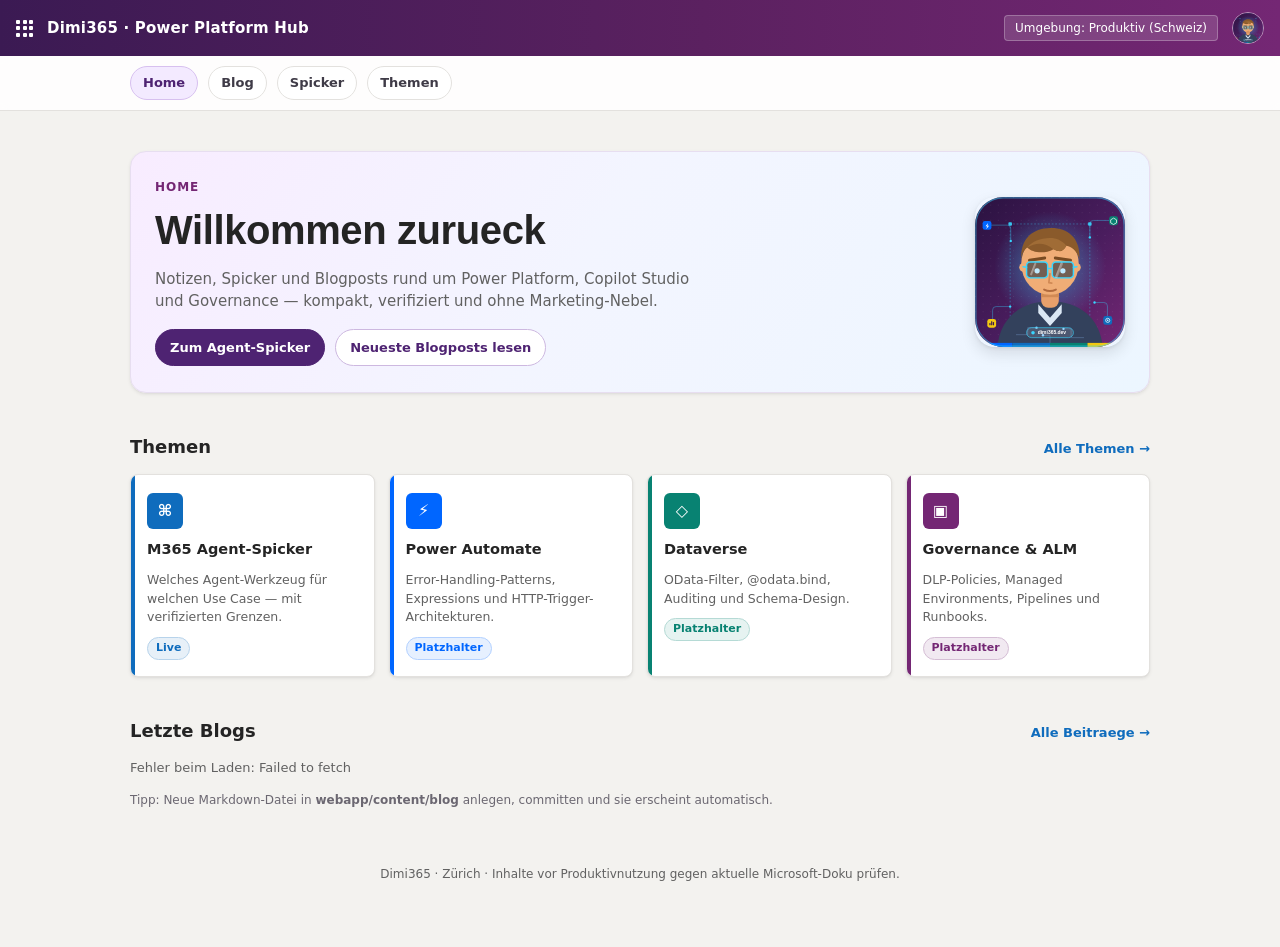
<file: webapp/index.html>
<!DOCTYPE html>
<html lang="de">
<head>
<meta charset="UTF-8">
<meta name="viewport" content="width=device-width, initial-scale=1.0">
<title>Dimi365 · Home</title>
<link rel="icon" type="image/svg+xml" href="assets/img/avatar-digital.svg">
<style>
  :root{
    --bg:#f3f2ef;
    --surface:#ffffff;
    --ink:#242424;
    --ink-soft:#616161;
    --stroke:#e3e1de;
    --brand:#742774;
    --brand-deep:#3b1a53;
    --automate:#0066ff;
    --pages:#5c2e91;
    --bi:#f2c811;
    --copilot:#0f6cbd;
    --dataverse:#088272;
    --radius:8px;
    --shadow:0 1.6px 3.6px rgba(0,0,0,.08),0 0.3px 0.9px rgba(0,0,0,.06);
    --shadow-hover:0 6.4px 14.4px rgba(0,0,0,.11),0 1.2px 3.6px rgba(0,0,0,.08);
    --hero-wash:linear-gradient(125deg,#f8ecff 0%,#f3f5ff 44%,#ecf6ff 100%);
  }
  *{margin:0;padding:0;box-sizing:border-box}
  body{
    font-family:"Segoe UI Variable Text","Segoe UI",system-ui,-apple-system,sans-serif;
    background:var(--bg);color:var(--ink);line-height:1.5;
  }
  a{color:inherit;text-decoration:none}

  .topbar{
    background:linear-gradient(90deg,var(--brand-deep) 0%,#5b2160 55%,#742774 100%);
    color:#fff;height:56px;display:flex;align-items:center;gap:14px;
    padding:0 16px;position:sticky;top:0;z-index:10;
  }
  .waffle{display:grid;grid-template-columns:repeat(3,4px);grid-template-rows:repeat(3,4px);gap:2.5px;cursor:pointer}
  .waffle span{background:#fff;border-radius:1px;width:4px;height:4px}
  .brand-link{display:flex;align-items:center;gap:14px;color:#fff}
  .topbar .title{font-size:15px;font-weight:620;letter-spacing:.2px}
  .topbar .env{
    margin-left:auto;font-size:12px;background:rgba(255,255,255,.14);
    border:1px solid rgba(255,255,255,.25);padding:3px 10px;border-radius:4px;
  }
  .avatar{width:32px;height:32px;border-radius:50%;overflow:hidden;border:1.5px solid rgba(255,255,255,.5);flex:none}
  .avatar img{width:100%;height:100%;display:block}

  .topnav{
    background:#ffffffd9;
    backdrop-filter:blur(5px);
    border-bottom:1px solid var(--stroke);
    position:sticky;
    top:56px;
    z-index:9;
  }
  .topnav .wrap{max-width:1060px;margin:0 auto;padding:10px 20px;display:flex;gap:10px;overflow:auto}
  .nav-link{
    font-size:13px;
    font-weight:600;
    color:#3f3b47;
    border:1px solid var(--stroke);
    background:#fff;
    border-radius:999px;
    padding:6px 12px;
    white-space:nowrap;
  }
  .nav-link.active{background:#f3eaff;border-color:#d7c0ef;color:#4e2372}

  .shell{max-width:1060px;margin:0 auto;padding:32px 20px 64px}

  .hero{margin:8px 0 36px;background:var(--hero-wash);border:1px solid #e7def0;border-radius:16px;padding:26px 24px;box-shadow:var(--shadow)}
  .hero .eyebrow{font-size:12px;font-weight:600;letter-spacing:.08em;text-transform:uppercase;color:var(--brand)}
  .hero h1{font-family:"Segoe UI Variable Display","Segoe UI",sans-serif;
    font-size:clamp(28px,4.5vw,40px);font-weight:650;letter-spacing:-.01em;margin-top:4px}
  .hero p{color:var(--ink-soft);max-width:56ch;margin-top:8px;font-size:15px}
  .hero-grid{display:grid;grid-template-columns:1fr auto;gap:24px;align-items:center}
  .hero-art{width:150px;height:150px;border-radius:20px;box-shadow:var(--shadow-hover);flex:none}
  .hero-actions{margin-top:16px;display:flex;gap:10px;flex-wrap:wrap}
  .cta{font-size:13px;font-weight:600;border-radius:999px;padding:8px 14px;display:inline-block}
  .cta.primary{background:#4e2372;color:#fff;border:1px solid #4e2372}
  .cta.secondary{background:#fff;color:#4e2372;border:1px solid #cdb8e0}

  section{margin-top:40px}
  .sec-head{display:flex;align-items:baseline;justify-content:space-between;margin-bottom:14px}
  .sec-head h2{font-size:18px;font-weight:600}
  .sec-head a{font-size:13px;color:var(--copilot);font-weight:600}
  .sec-head a:hover{text-decoration:underline}

  .tiles{display:grid;grid-template-columns:repeat(auto-fill,minmax(200px,1fr));gap:14px}
  .tile{
    background:var(--surface);border:1px solid var(--stroke);border-radius:var(--radius);
    padding:18px 16px 16px;box-shadow:var(--shadow);transition:box-shadow .15s,transform .15s;
    display:flex;flex-direction:column;gap:10px;position:relative;overflow:hidden;
  }
  .tile:hover{box-shadow:var(--shadow-hover);transform:translateY(-2px)}
  .tile::before{content:"";position:absolute;inset:0 auto 0 0;width:4px;background:var(--tint)}
  .tile .icon{
    width:36px;height:36px;border-radius:6px;background:var(--tint);
    display:grid;place-items:center;color:#fff;font-size:16px;font-weight:700;
  }
  .tile h3{font-size:14.5px;font-weight:600}
  .tile p{font-size:12.5px;color:var(--ink-soft)}
  .tile .badge{
    align-self:flex-start;font-size:11px;font-weight:600;color:var(--tint);
    background:color-mix(in srgb,var(--tint) 10%,#fff);border:1px solid color-mix(in srgb,var(--tint) 30%,#fff);
    padding:2px 8px;border-radius:99px;
  }

  .blogs{display:flex;flex-direction:column;gap:10px}
  .blog{
    background:var(--surface);border:1px solid var(--stroke);border-radius:var(--radius);
    padding:16px 18px;box-shadow:var(--shadow);display:grid;
    grid-template-columns:auto 1fr auto;gap:16px;align-items:center;
    transition:box-shadow .15s;
  }
  .blog:hover{box-shadow:var(--shadow-hover)}
  .blog .date{
    text-align:center;min-width:52px;border-right:1px solid var(--stroke);padding-right:16px;
  }
  .blog .date b{display:block;font-size:20px;font-weight:650;line-height:1.1}
  .blog .date span{font-size:11px;text-transform:uppercase;letter-spacing:.06em;color:var(--ink-soft)}
  .blog h3{font-size:15px;font-weight:600}
  .blog p{font-size:13px;color:var(--ink-soft);margin-top:2px}
  .blog .tag{font-size:11px;font-weight:600;padding:3px 9px;border-radius:99px;white-space:nowrap}
  .tag.automate{background:#e8f0ff;color:var(--automate)}
  .tag.copilot{background:#e6f0f9;color:var(--copilot)}
  .tag.dataverse{background:#e4f3f0;color:var(--dataverse)}
  .tag.default{background:#edeaf2;color:#4d346b}

  .status{font-size:13px;color:var(--ink-soft)}
  .helper-note{margin-top:14px;font-size:12px;color:#6b6771}
  footer{margin-top:56px;font-size:12px;color:var(--ink-soft);text-align:center}

  @media (prefers-reduced-motion:reduce){*{transition:none!important}}
  @media (max-width:560px){
    .topbar{height:auto;min-height:56px;flex-wrap:wrap;padding:8px 12px}
    .topbar .env{order:3;margin-left:0}
    .topnav{top:72px}
    .hero-grid{grid-template-columns:1fr;justify-items:center;text-align:center}
    .hero p{margin-left:auto;margin-right:auto}
    .hero-actions{justify-content:center}
    .hero-art{display:block;width:120px;height:120px;order:-1}
    .blog{grid-template-columns:1fr;gap:6px}
    .blog .date{display:flex;gap:6px;border:0;padding:0;min-width:0;text-align:left;align-items:baseline}
  }
  :focus-visible{outline:2px solid var(--copilot);outline-offset:2px}
</style>
</head>
<body>

<header class="topbar">
  <a class="brand-link" href="index.html" aria-label="Zur Startseite">
    <div class="waffle" title="Home">
      <span></span><span></span><span></span><span></span><span></span><span></span><span></span><span></span><span></span>
    </div>
    <div class="title">Dimi365 · Power Platform Hub</div>
  </a>
  <div class="env">Umgebung: Produktiv (Schweiz)</div>
  <div class="avatar"><img src="assets/img/avatar-digital.svg" alt="Dimi365 Avatar"></div>
</header>

<nav class="topnav" aria-label="Hauptnavigation">
  <div class="wrap">
    <a class="nav-link active" href="index.html">Home</a>
    <a class="nav-link" href="blog/index.html">Blog</a>
    <a class="nav-link" href="spicker/index.html">Spicker</a>
    <a class="nav-link" href="themen/power-automate.html">Themen</a>
  </div>
</nav>

<main class="shell">

  <div class="hero">
    <div class="hero-grid">
      <div>
        <div class="eyebrow">Home</div>
        <h1>Willkommen zurueck</h1>
        <p>Notizen, Spicker und Blogposts rund um Power Platform, Copilot Studio und Governance — kompakt, verifiziert und ohne Marketing-Nebel.</p>
        <div class="hero-actions">
          <a class="cta primary" href="spicker/index.html">Zum Agent-Spicker</a>
          <a class="cta secondary" href="blog/index.html">Neueste Blogposts lesen</a>
        </div>
      </div>
      <img class="hero-art" src="assets/img/avatar-digital.svg" alt="Digitaler Avatar von Dimi365">
    </div>
  </div>

  <section aria-label="Themen">
    <div class="sec-head">
      <h2>Themen</h2>
      <a href="themen/power-automate.html">Alle Themen →</a>
    </div>
    <div class="tiles">
      <a class="tile" style="--tint:var(--copilot)" href="spicker/index.html">
        <div class="icon">⌘</div>
        <h3>M365 Agent-Spicker</h3>
        <p>Welches Agent-Werkzeug für welchen Use Case — mit verifizierten Grenzen.</p>
        <span class="badge">Live</span>
      </a>
      <a class="tile" style="--tint:var(--automate)" href="themen/power-automate.html">
        <div class="icon">⚡</div>
        <h3>Power Automate</h3>
        <p>Error-Handling-Patterns, Expressions und HTTP-Trigger-Architekturen.</p>
        <span class="badge">Platzhalter</span>
      </a>
      <a class="tile" style="--tint:var(--dataverse)" href="themen/dataverse.html">
        <div class="icon">◇</div>
        <h3>Dataverse</h3>
        <p>OData-Filter, @odata.bind, Auditing und Schema-Design.</p>
        <span class="badge">Platzhalter</span>
      </a>
      <a class="tile" style="--tint:var(--brand)" href="themen/governance-alm.html">
        <div class="icon">▣</div>
        <h3>Governance &amp; ALM</h3>
        <p>DLP-Policies, Managed Environments, Pipelines und Runbooks.</p>
        <span class="badge">Platzhalter</span>
      </a>
    </div>
  </section>

  <section aria-label="Letzte Blogs">
    <div class="sec-head">
      <h2>Letzte Blogs</h2>
      <a href="blog/index.html">Alle Beitraege →</a>
    </div>
    <div id="blogs" class="blogs"></div>
    <p id="blogs-status" class="status">Lade Blogposts...</p>
    <p class="helper-note">Tipp: Neue Markdown-Datei in <strong>webapp/content/blog</strong> anlegen, committen und sie erscheint automatisch.</p>
  </section>

  <footer>Dimi365 · Zürich · Inhalte vor Produktivnutzung gegen aktuelle Microsoft-Doku prüfen.</footer>
</main>

<script src="assets/js/blog-data.js"></script>
<script>
  (async function () {
    var list = document.getElementById('blogs');
    var status = document.getElementById('blogs-status');

    function tagClass(tag) {
      var t = String(tag || '').toLowerCase();
      if (t.indexOf('automate') > -1) return 'automate';
      if (t.indexOf('copilot') > -1) return 'copilot';
      if (t.indexOf('dataverse') > -1) return 'dataverse';
      return 'default';
    }

    try {
      var posts = await window.BlogData.fetchPosts();
      var latest = posts.slice(0, 3);

      if (!latest.length) {
        status.textContent = 'Noch keine Blogposts gefunden.';
        return;
      }

      list.innerHTML = latest.map(function (post) {
        var safeTag = window.BlogData.escapeHtml(post.tag);
        return '' +
          '<a class="blog" href="blog/post.html?slug=' + encodeURIComponent(post.slug) + '">' +
            '<div class="date"><b>' + window.BlogData.escapeHtml(post.labels.day) + '</b><span>' + window.BlogData.escapeHtml(post.labels.month) + '</span></div>' +
            '<div><h3>' + window.BlogData.escapeHtml(post.title) + '</h3><p>' + window.BlogData.escapeHtml(post.excerpt) + '</p></div>' +
            '<span class="tag ' + tagClass(post.tag) + '">' + safeTag + '</span>' +
          '</a>';
      }).join('');

      status.remove();
    } catch (err) {
      status.textContent = 'Fehler beim Laden: ' + err.message;
    }
  })();
</script>

</body>
</html>
</file>
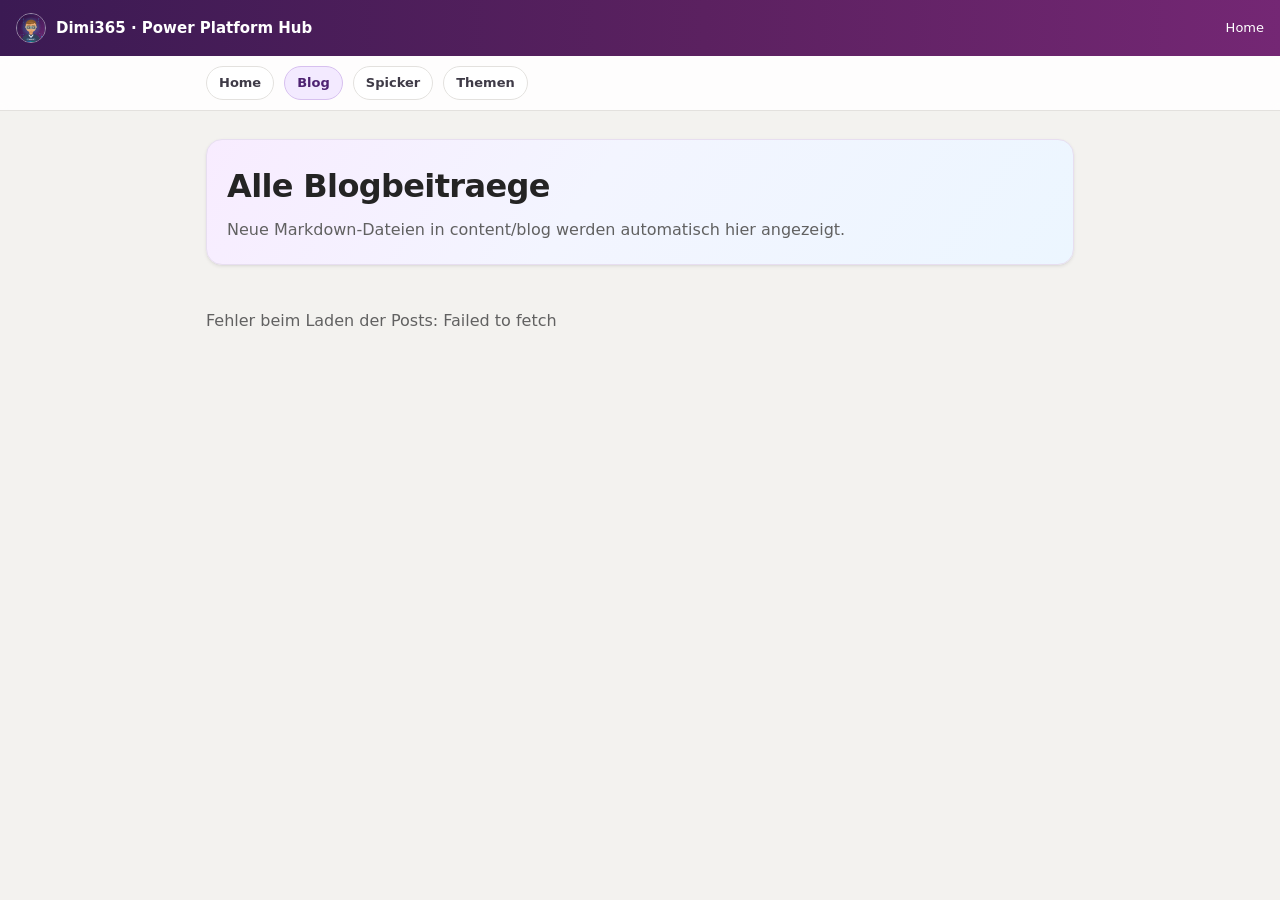
<file: webapp/blog/index.html>
<!DOCTYPE html>
<html lang="de">
<head>
  <meta charset="UTF-8">
  <meta name="viewport" content="width=device-width, initial-scale=1.0">
  <title>Dimi365 · Blog</title>
  <link rel="icon" type="image/svg+xml" href="../assets/img/avatar-digital.svg">
  <style>
    :root { --bg:#f3f2ef; --surface:#fff; --ink:#242424; --ink-soft:#616161; --stroke:#e3e1de; --brand:#742774; --copilot:#0f6cbd; --radius:8px; --shadow:0 1.6px 3.6px rgba(0,0,0,.08),0 0.3px 0.9px rgba(0,0,0,.06);} 
    *{box-sizing:border-box;margin:0;padding:0}
    body{font-family:"Segoe UI Variable Text","Segoe UI",system-ui,sans-serif;background:var(--bg);color:var(--ink);line-height:1.5}
    a{color:inherit;text-decoration:none}
    .topbar{background:linear-gradient(90deg,#3b1a53 0%,#5b2160 55%,#742774 100%);color:#fff;height:56px;display:flex;align-items:center;justify-content:space-between;padding:0 16px;position:sticky;top:0;z-index:10}
    .topbar .brand{display:flex;align-items:center;gap:10px;color:#fff;text-decoration:none;font-weight:620;font-size:15px}
    .topbar .brand img{width:30px;height:30px;border-radius:50%;border:1.5px solid rgba(255,255,255,.5)}
    .topbar nav{display:flex;gap:14px;font-size:13px}
    .topbar nav a{color:#fff}
    .topnav{background:#ffffffd9;backdrop-filter:blur(5px);border-bottom:1px solid var(--stroke);position:sticky;top:56px;z-index:9}
    .topnav .wrap{max-width:900px;margin:0 auto;padding:10px 16px;display:flex;gap:10px;overflow:auto}
    .nav-link{font-size:13px;font-weight:600;color:#3f3b47;border:1px solid var(--stroke);background:#fff;border-radius:999px;padding:6px 12px;white-space:nowrap}
    .nav-link.active{background:#f3eaff;border-color:#d7c0ef;color:#4e2372}
    .shell{max-width:900px;margin:0 auto;padding:28px 16px 56px}
    .hero{background:linear-gradient(125deg,#f8ecff 0%,#f3f5ff 44%,#ecf6ff 100%);border:1px solid #e7def0;border-radius:16px;padding:22px 20px;box-shadow:var(--shadow)}
    h1{font-size:32px;font-weight:650;letter-spacing:-0.02em}
    .lead{margin-top:8px;color:var(--ink-soft)}
    .list{margin-top:24px;display:grid;gap:10px}
    .blog{background:var(--surface);border:1px solid var(--stroke);border-radius:var(--radius);padding:14px 16px;box-shadow:var(--shadow);display:grid;grid-template-columns:auto 1fr auto;gap:14px;align-items:center;transition:box-shadow .15s,transform .15s}
    .blog:hover{box-shadow:0 6px 14px rgba(0,0,0,.1);transform:translateY(-1px)}
    .date{text-align:center;min-width:52px;border-right:1px solid var(--stroke);padding-right:14px}
    .date b{display:block;font-size:19px;line-height:1.1}
    .date span{font-size:11px;text-transform:uppercase;color:var(--ink-soft)}
    .blog h2{font-size:15px}
    .blog p{font-size:13px;color:var(--ink-soft);margin-top:2px}
    .tag{font-size:11px;background:#e6f0f9;color:var(--copilot);border-radius:999px;padding:3px 9px;white-space:nowrap}
    .empty{margin-top:20px;color:var(--ink-soft)}
    @media(max-width:640px){.topbar{height:auto;min-height:56px;padding:8px 12px;gap:8px}.topnav{top:72px}.blog{grid-template-columns:1fr}.date{text-align:left;border:0;padding:0;display:flex;gap:8px;align-items:baseline}}
  </style>
</head>
<body>
  <header class="topbar">
    <a class="brand" href="../index.html" aria-label="Zur Startseite">
      <img src="../assets/img/avatar-digital.svg" alt="Dimi365 Avatar">
      Dimi365 · Power Platform Hub
    </a>
    <nav>
      <a href="../index.html">Home</a>
    </nav>
  </header>

  <nav class="topnav" aria-label="Hauptnavigation">
    <div class="wrap">
      <a class="nav-link" href="../index.html">Home</a>
      <a class="nav-link active" href="index.html">Blog</a>
      <a class="nav-link" href="../spicker/index.html">Spicker</a>
      <a class="nav-link" href="../themen/power-automate.html">Themen</a>
    </div>
  </nav>

  <main class="shell">
    <section class="hero" aria-label="Blog-Einfuehrung">
      <h1>Alle Blogbeitraege</h1>
      <p class="lead">Neue Markdown-Dateien in content/blog werden automatisch hier angezeigt.</p>
    </section>
    <div id="blog-list" class="list"></div>
    <p id="blog-empty" class="empty" hidden>Noch keine Beitraege gefunden.</p>
  </main>

  <script src="../assets/js/blog-data.js"></script>
  <script>
    (async function () {
      var listEl = document.getElementById('blog-list');
      var emptyEl = document.getElementById('blog-empty');

      try {
        var posts = await window.BlogData.fetchPosts();
        if (!posts.length) {
          emptyEl.hidden = false;
          return;
        }

        listEl.innerHTML = posts.map(function (post) {
          return '' +
            '<a class="blog" href="post.html?slug=' + encodeURIComponent(post.slug) + '">' +
              '<div class="date"><b>' + window.BlogData.escapeHtml(post.labels.day) + '</b><span>' + window.BlogData.escapeHtml(post.labels.month) + '</span></div>' +
              '<div><h2>' + window.BlogData.escapeHtml(post.title) + '</h2><p>' + window.BlogData.escapeHtml(post.excerpt) + '</p></div>' +
              '<span class="tag">' + window.BlogData.escapeHtml(post.tag) + '</span>' +
            '</a>';
        }).join('');
      } catch (err) {
        emptyEl.hidden = false;
        emptyEl.textContent = 'Fehler beim Laden der Posts: ' + err.message;
      }
    })();
  </script>
</body>
</html>
</file>
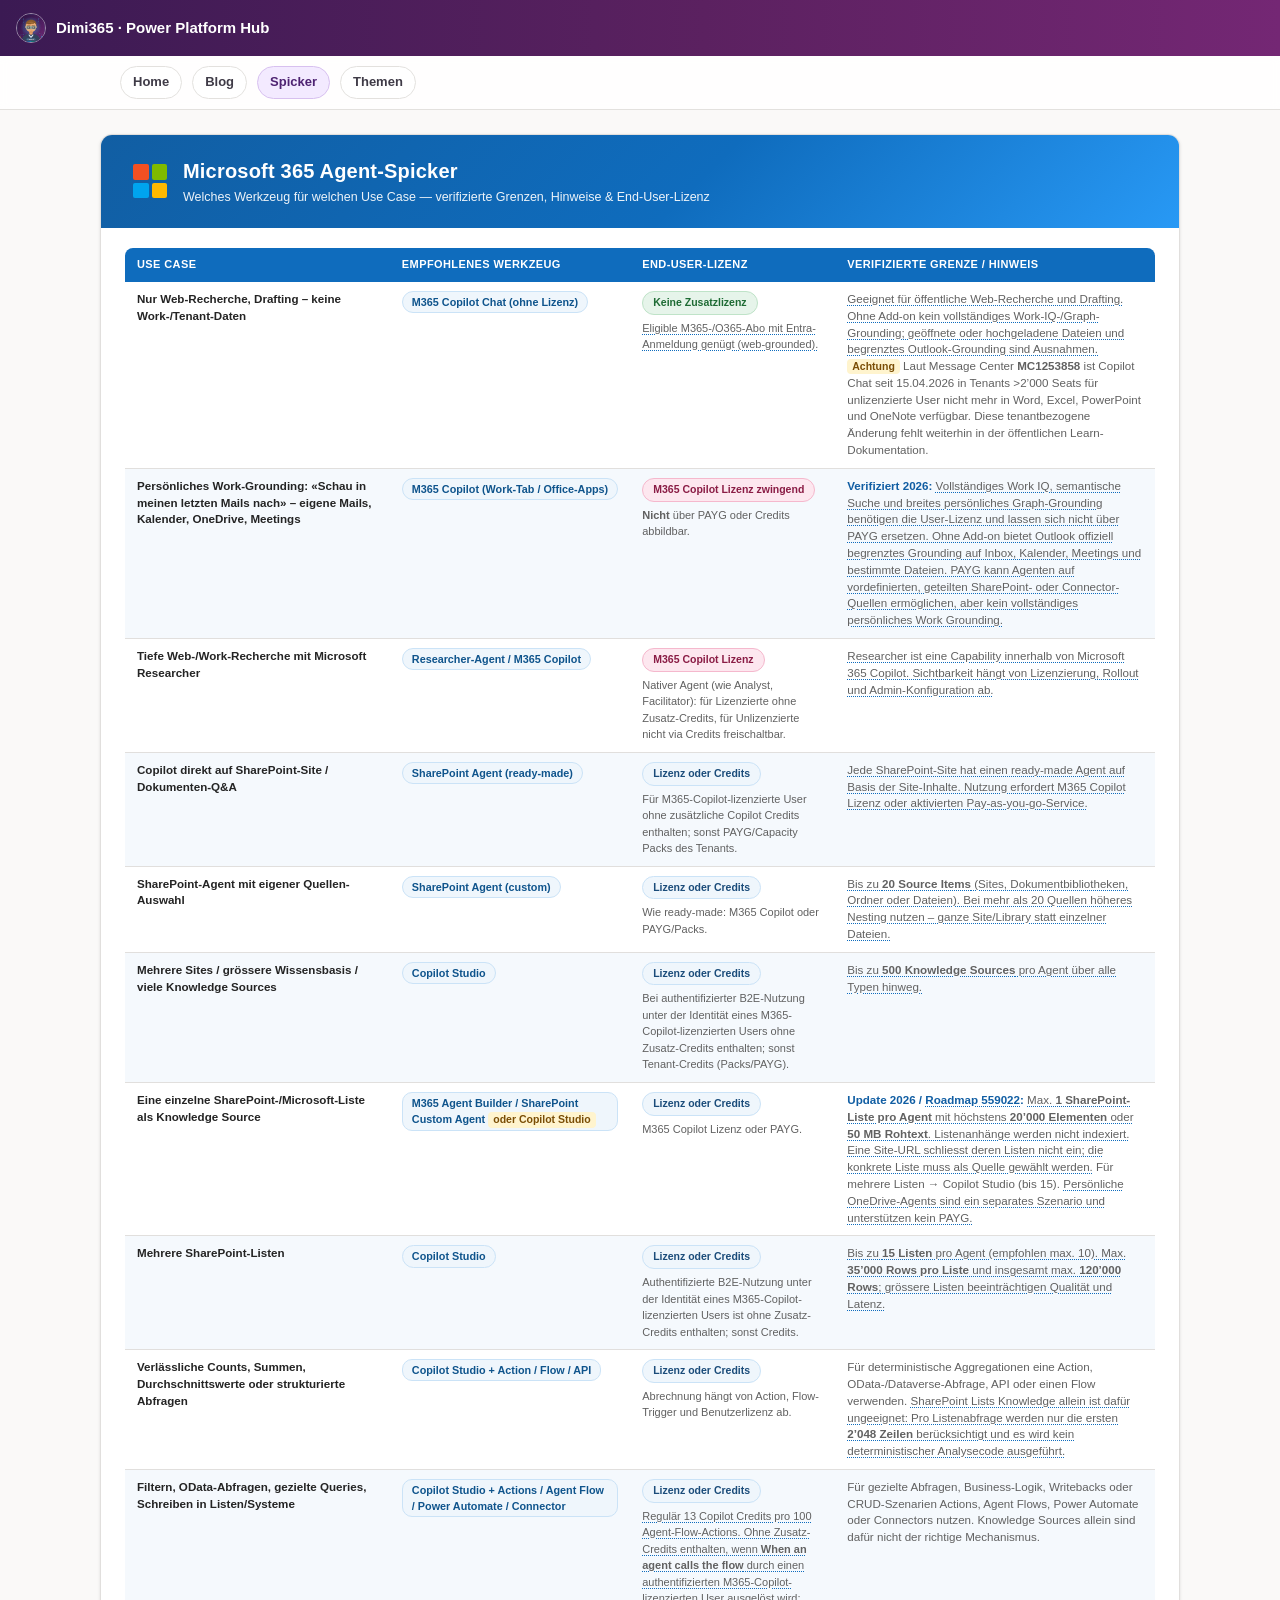
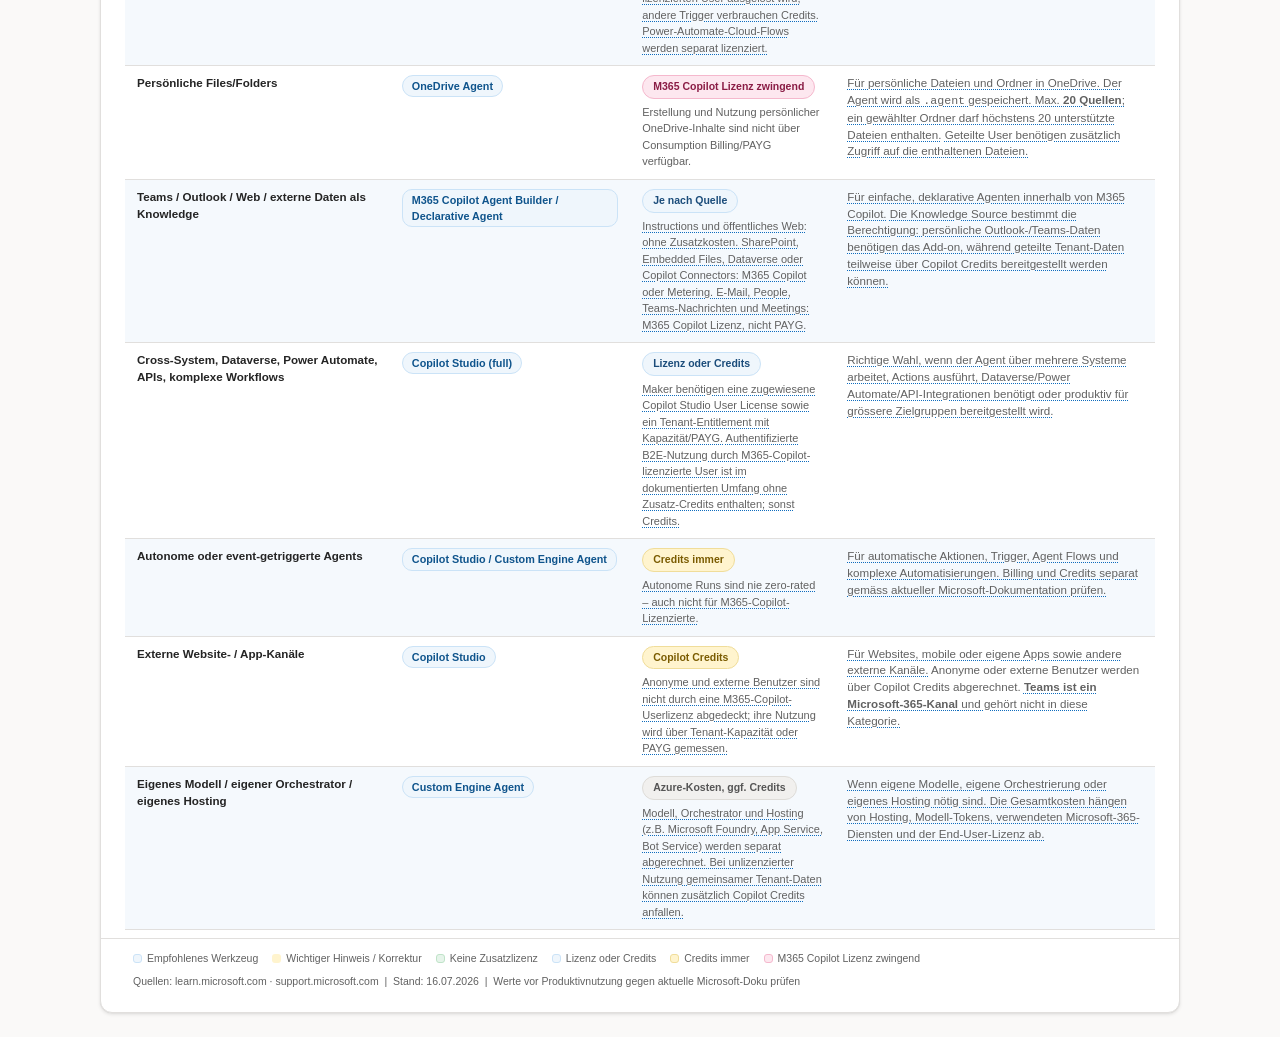
<file: webapp/spicker/index.html>
<!DOCTYPE html>
<html lang="de">
<head>
  <meta charset="UTF-8">
  <meta name="viewport" content="width=device-width, initial-scale=1.0">
  <title>Microsoft 365 Agent-Spicker</title>
  <link rel="icon" type="image/svg+xml" href="../assets/img/avatar-digital.svg">
  <link rel="stylesheet" href="../css/styles.css">
  <style>
    .site-topbar{background:linear-gradient(90deg,#3b1a53 0%,#5b2160 55%,#742774 100%);color:#fff;height:56px;display:flex;align-items:center;justify-content:space-between;padding:0 16px;position:sticky;top:0;z-index:10}
    .site-topbar .brand{display:flex;align-items:center;gap:10px;color:#fff;text-decoration:none;font-weight:620;font-size:15px}
    .site-topbar .brand img{width:30px;height:30px;border-radius:50%;border:1.5px solid rgba(255,255,255,.5)}
    .site-topnav{background:#ffffffd9;backdrop-filter:blur(5px);border-bottom:1px solid #e3e1de;position:sticky;top:56px;z-index:9}
    .site-topnav .wrap{max-width:1080px;margin:0 auto;padding:10px 20px;display:flex;gap:10px;overflow:auto}
    .site-topnav a{font-size:13px;font-weight:600;color:#3f3b47;border:1px solid #e3e1de;background:#fff;border-radius:999px;padding:6px 12px;white-space:nowrap;text-decoration:none}
    .site-topnav a.active{background:#f3eaff;border-color:#d7c0ef;color:#4e2372}
    .table-wrap .source-link{color:inherit;text-decoration-line:underline;text-decoration-style:dotted;text-decoration-color:var(--brand);text-underline-offset:2px;text-decoration-thickness:1px}
    .table-wrap .source-link:hover{color:var(--brand-dark);text-decoration-style:solid}
    .table-wrap .source-link:focus-visible{outline:2px solid var(--brand);outline-offset:2px;border-radius:2px}
    @media(max-width:640px){.site-topbar{height:auto;min-height:56px;padding:8px 12px}.site-topnav{top:72px}}
  </style>
</head>
<body>
  <header class="site-topbar">
    <a class="brand" href="../index.html" aria-label="Zur Startseite">
      <img src="../assets/img/avatar-digital.svg" alt="Dimi365 Avatar">
      Dimi365 · Power Platform Hub
    </a>
  </header>
  <nav class="site-topnav" aria-label="Hauptnavigation">
    <div class="wrap">
      <a href="../index.html">Home</a>
      <a href="../blog/index.html">Blog</a>
      <a class="active" href="index.html">Spicker</a>
      <a href="../themen/power-automate.html">Themen</a>
    </div>
  </nav>
  <div class="page">
    <header>
      <div class="logo"><span></span><span></span><span></span><span></span></div>
      <div>
        <h1>Microsoft 365 Agent-Spicker</h1>
        <p>Welches Werkzeug für welchen Use Case &mdash; verifizierte Grenzen, Hinweise &amp; End-User-Lizenz</p>
      </div>
    </header>

    <div class="table-wrap">
      <table>
        <thead>
          <tr>
            <th>Use Case</th>
            <th>Empfohlenes Werkzeug</th>
            <th>End-User-Lizenz</th>
            <th>Verifizierte Grenze / Hinweis</th>
          </tr>
        </thead>
        <tbody>
          <tr>
            <td class="usecase">Nur Web-Recherche, Drafting &ndash; keine Work-/Tenant-Daten</td>
            <td><span class="pill">M365 Copilot Chat (ohne Lizenz)</span></td>
            <td class="lic"><span class="license-badge license-free">Keine Zusatzlizenz</span><br><a class="source-link" href="https://learn.microsoft.com/en-us/microsoft-365/copilot/microsoft-365-copilot-licensing" target="_blank" rel="noopener noreferrer" title="Microsoft-Quelle öffnen" aria-label="Microsoft-Quelle zur Lizenzierung von Copilot Chat öffnen">Eligible M365-/O365-Abo mit Entra-Anmeldung genügt (web-grounded).</a></td>
            <td class="hint"><a class="source-link" href="https://learn.microsoft.com/en-us/microsoft-365/copilot/extensibility/cost-considerations" target="_blank" rel="noopener noreferrer" title="Microsoft-Quelle öffnen" aria-label="Microsoft-Quelle zu Web- und Work-Grounding öffnen">Geeignet für öffentliche Web-Recherche und Drafting. Ohne Add-on kein vollständiges Work-IQ-/Graph-Grounding; geöffnete oder hochgeladene Dateien und begrenztes Outlook-Grounding sind Ausnahmen.</a> <span class="tag">Achtung</span> Laut Message Center <strong>MC1253858</strong> ist Copilot Chat seit 15.04.2026 in Tenants &gt;2&rsquo;000 Seats für unlizenzierte User nicht mehr in Word, Excel, PowerPoint und OneNote verfügbar. Diese tenantbezogene Änderung fehlt weiterhin in der öffentlichen Learn-Dokumentation.</td>
          </tr>
          <tr>
            <td class="usecase">Persönliches Work-Grounding: &laquo;Schau in meinen letzten Mails nach&raquo; &ndash; eigene Mails, Kalender, OneDrive, Meetings</td>
            <td><span class="pill">M365 Copilot (Work-Tab / Office-Apps)</span></td>
            <td class="lic"><span class="license-badge license-required">M365 Copilot Lizenz zwingend</span><br><strong>Nicht</strong> über PAYG oder Credits abbildbar.</td>
            <td class="hint"><span class="correction">Verifiziert 2026:</span> <a class="source-link" href="https://learn.microsoft.com/en-us/microsoft-365/copilot/extensibility/cost-considerations" target="_blank" rel="noopener noreferrer" title="Microsoft-Quelle öffnen" aria-label="Microsoft-Quelle zu Work-Grounding und PAYG öffnen">Vollständiges Work IQ, semantische Suche und breites persönliches Graph-Grounding benötigen die User-Lizenz und lassen sich nicht über PAYG ersetzen. Ohne Add-on bietet Outlook offiziell begrenztes Grounding auf Inbox, Kalender, Meetings und bestimmte Dateien. PAYG kann Agenten auf vordefinierten, geteilten SharePoint- oder Connector-Quellen ermöglichen, aber kein vollständiges persönliches Work Grounding.</a></td>
          </tr>
          <tr>
            <td class="usecase">Tiefe Web-/Work-Recherche mit Microsoft Researcher</td>
            <td><span class="pill">Researcher-Agent / M365 Copilot</span></td>
            <td class="lic"><span class="license-badge license-required">M365 Copilot Lizenz</span><br>Nativer Agent (wie Analyst, Facilitator): für Lizenzierte ohne Zusatz-Credits, für Unlizenzierte nicht via Credits freischaltbar.</td>
            <td class="hint"><a class="source-link" href="https://support.microsoft.com/en-us/Microsoft-365-Copilot/get-started-with-researcher-in-microsoft-365-copilot" target="_blank" rel="noopener noreferrer" title="Microsoft-Quelle öffnen" aria-label="Microsoft-Quelle zu Researcher öffnen">Researcher ist eine Capability innerhalb von Microsoft 365 Copilot. Sichtbarkeit hängt von Lizenzierung, Rollout und Admin-Konfiguration ab.</a></td>
          </tr>
          <tr>
            <td class="usecase">Copilot direkt auf SharePoint-Site / Dokumenten-Q&amp;A</td>
            <td><span class="pill">SharePoint Agent (ready-made)</span></td>
            <td class="lic"><span class="license-badge license-choice">Lizenz oder Credits</span><br>Für M365-Copilot-lizenzierte User ohne zusätzliche Copilot Credits enthalten; sonst PAYG/Capacity Packs des Tenants.</td>
            <td class="hint"><a class="source-link" href="https://support.microsoft.com/en-us/SharePoint/ai-copilot/get-started-with-sharepoint-agents" target="_blank" rel="noopener noreferrer" title="Microsoft-Quelle öffnen" aria-label="Microsoft-Quelle zu ready-made SharePoint Agents öffnen">Jede SharePoint-Site hat einen ready-made Agent auf Basis der Site-Inhalte. Nutzung erfordert M365 Copilot Lizenz oder aktivierten Pay-as-you-go-Service.</a></td>
          </tr>
          <tr>
            <td class="usecase">SharePoint-Agent mit eigener Quellen-Auswahl</td>
            <td><span class="pill">SharePoint Agent (custom)</span></td>
            <td class="lic"><span class="license-badge license-choice">Lizenz oder Credits</span><br>Wie ready-made: M365 Copilot oder PAYG/Packs.</td>
            <td class="hint"><a class="source-link" href="https://support.microsoft.com/en-us/SharePoint/copilot-in-sharepoint/frequently-asked-questions-about-copilot-in-sharepoint" target="_blank" rel="noopener noreferrer" title="Microsoft-Quelle öffnen" aria-label="Microsoft-Quelle zum Quellenlimit von SharePoint Agents öffnen">Bis zu <strong>20 Source Items</strong> (Sites, Dokumentbibliotheken, Ordner oder Dateien). Bei mehr als 20 Quellen höheres Nesting nutzen &ndash; ganze Site/Library statt einzelner Dateien.</a></td>
          </tr>
          <tr>
            <td class="usecase">Mehrere Sites / grössere Wissensbasis / viele Knowledge Sources</td>
            <td><span class="pill">Copilot Studio</span></td>
            <td class="lic"><span class="license-badge license-choice">Lizenz oder Credits</span><br>Bei authentifizierter B2E-Nutzung unter der Identität eines M365-Copilot-lizenzierten Users ohne Zusatz-Credits enthalten; sonst Tenant-Credits (Packs/PAYG).</td>
            <td class="hint"><a class="source-link" href="https://learn.microsoft.com/en-us/microsoft-copilot-studio/requirements-quotas" target="_blank" rel="noopener noreferrer" title="Microsoft-Quelle öffnen" aria-label="Microsoft-Quelle zum Knowledge-Source-Limit öffnen">Bis zu <strong>500 Knowledge Sources</strong> pro Agent über alle Typen hinweg.</a></td>
          </tr>
          <tr>
            <td class="usecase">Eine einzelne SharePoint-/Microsoft-Liste als Knowledge Source</td>
            <td><span class="pill multi">M365 Agent Builder / SharePoint Custom Agent <span class="tag">oder Copilot Studio</span></span></td>
            <td class="lic"><span class="license-badge license-choice">Lizenz oder Credits</span><br>M365 Copilot Lizenz oder PAYG.</td>
            <td class="hint"><span class="correction">Update 2026 / <a class="source-link" href="https://www.microsoft.com/en-us/microsoft-365/roadmap?featureid=559022" target="_blank" rel="noopener noreferrer" title="Microsoft-Quelle öffnen" aria-label="Microsoft-Roadmap 559022 öffnen">Roadmap 559022</a>:</span> <a class="source-link" href="https://www.microsoft.com/en-us/microsoft-365/roadmap?featureid=559022" target="_blank" rel="noopener noreferrer" title="Microsoft-Quelle öffnen" aria-label="Microsoft-Quelle zum Listenlimit in Agent Builder öffnen">Max. <strong>1 SharePoint-Liste pro Agent</strong> mit höchstens <strong>20&rsquo;000 Elementen</strong> oder <strong>50 MB Rohtext</strong>. Listenanhänge werden nicht indexiert. Eine Site-URL schliesst deren Listen nicht ein; die konkrete Liste muss als Quelle gewählt werden.</a> Für mehrere Listen &rarr; Copilot Studio (bis 15). <a class="source-link" href="https://support.microsoft.com/en-us/onedrive/copilot/get-started-with-onedrive-agents" target="_blank" rel="noopener noreferrer" title="Microsoft-Quelle öffnen" aria-label="Microsoft-Quelle zu OneDrive Agents öffnen">Persönliche OneDrive-Agents sind ein separates Szenario und unterstützen kein PAYG.</a></td>
          </tr>
          <tr>
            <td class="usecase">Mehrere SharePoint-Listen</td>
            <td><span class="pill">Copilot Studio</span></td>
            <td class="lic"><span class="license-badge license-choice">Lizenz oder Credits</span><br>Authentifizierte B2E-Nutzung unter der Identität eines M365-Copilot-lizenzierten Users ist ohne Zusatz-Credits enthalten; sonst Credits.</td>
            <td class="hint"><a class="source-link" href="https://learn.microsoft.com/en-us/microsoft-copilot-studio/requirements-quotas#sharepoint-web-app-limits" target="_blank" rel="noopener noreferrer" title="Microsoft-Quelle öffnen" aria-label="Microsoft-Quelle zu SharePoint-Listenlimits in Copilot Studio öffnen">Bis zu <strong>15 Listen</strong> pro Agent (empfohlen max. 10). Max. <strong>35&rsquo;000 Rows pro Liste</strong> und insgesamt max. <strong>120&rsquo;000 Rows</strong>; grössere Listen beeinträchtigen Qualität und Latenz.</a></td>
          </tr>
          <tr>
            <td class="usecase">Verlässliche Counts, Summen, Durchschnittswerte oder strukturierte Abfragen</td>
            <td><span class="pill multi">Copilot Studio + Action / Flow / API</span></td>
            <td class="lic"><span class="license-badge license-choice">Lizenz oder Credits</span><br>Abrechnung hängt von Action, Flow-Trigger und Benutzerlizenz ab.</td>
            <td class="hint">Für deterministische Aggregationen eine Action, OData-/Dataverse-Abfrage, API oder einen Flow verwenden. <a class="source-link" href="https://learn.microsoft.com/en-us/microsoft-copilot-studio/requirements-quotas#sharepoint-web-app-limits" target="_blank" rel="noopener noreferrer" title="Microsoft-Quelle öffnen" aria-label="Microsoft-Quelle zu SharePoint-Listenabfragen öffnen">SharePoint Lists Knowledge allein ist dafür ungeeignet: Pro Listenabfrage werden nur die ersten <strong>2&rsquo;048 Zeilen</strong> berücksichtigt und es wird kein deterministischer Analysecode ausgeführt.</a></td>
          </tr>
          <tr>
            <td class="usecase">Filtern, OData-Abfragen, gezielte Queries, Schreiben in Listen/Systeme</td>
            <td><span class="pill multi">Copilot Studio + Actions / Agent Flow / Power Automate / Connector</span></td>
            <td class="lic"><span class="license-badge license-choice">Lizenz oder Credits</span><br><a class="source-link" href="https://learn.microsoft.com/en-us/microsoft-copilot-studio/requirements-messages-management#copilot-credits-billing-rates" target="_blank" rel="noopener noreferrer" title="Microsoft-Quelle öffnen" aria-label="Microsoft-Quelle zur Abrechnung von Agent Flows öffnen">Regulär 13 Copilot Credits pro 100 Agent-Flow-Actions. Ohne Zusatz-Credits enthalten, wenn <strong>When an agent calls the flow</strong> durch einen authentifizierten M365-Copilot-lizenzierten User ausgelöst wird; andere Trigger verbrauchen Credits. Power-Automate-Cloud-Flows werden separat lizenziert.</a></td>
            <td class="hint">Für gezielte Abfragen, Business-Logik, Writebacks oder CRUD-Szenarien Actions, Agent Flows, Power Automate oder Connectors nutzen. Knowledge Sources allein sind dafür nicht der richtige Mechanismus.</td>
          </tr>
          <tr>
            <td class="usecase">Persönliche Files/Folders</td>
            <td><span class="pill">OneDrive Agent</span></td>
            <td class="lic"><span class="license-badge license-required">M365 Copilot Lizenz zwingend</span><br>Erstellung und Nutzung persönlicher OneDrive-Inhalte sind nicht über Consumption Billing/PAYG verfügbar.</td>
            <td class="hint"><a class="source-link" href="https://support.microsoft.com/en-us/onedrive/copilot/create-and-use-an-agent-in-onedrive" target="_blank" rel="noopener noreferrer" title="Microsoft-Quelle öffnen" aria-label="Microsoft-Quelle zu OneDrive Agents öffnen">Für persönliche Dateien und Ordner in OneDrive. Der Agent wird als <code>.agent</code> gespeichert. Max. <strong>20 Quellen</strong>; ein gewählter Ordner darf höchstens 20 unterstützte Dateien enthalten.</a> <a class="source-link" href="https://support.microsoft.com/en-us/onedrive/share-an-ai-agent-in-onedrive" target="_blank" rel="noopener noreferrer" title="Microsoft-Quelle öffnen" aria-label="Microsoft-Quelle zum Teilen von OneDrive Agents öffnen">Geteilte User benötigen zusätzlich Zugriff auf die enthaltenen Dateien.</a></td>
          </tr>
          <tr>
            <td class="usecase">Teams / Outlook / Web / externe Daten als Knowledge</td>
            <td><span class="pill multi">M365 Copilot Agent Builder / Declarative Agent</span></td>
            <td class="lic"><span class="license-badge license-choice">Je nach Quelle</span><br><a class="source-link" href="https://learn.microsoft.com/en-us/microsoft-365/copilot/extensibility/cost-considerations" target="_blank" rel="noopener noreferrer" title="Microsoft-Quelle öffnen" aria-label="Microsoft-Quelle zu Kosten deklarativer Agents öffnen">Instructions und öffentliches Web: ohne Zusatzkosten. SharePoint, Embedded Files, Dataverse oder Copilot Connectors: M365 Copilot oder Metering. E-Mail, People, Teams-Nachrichten und Meetings: M365 Copilot Lizenz, nicht PAYG.</a></td>
            <td class="hint"><a class="source-link" href="https://learn.microsoft.com/en-us/microsoft-365/copilot/extensibility/agent-builder" target="_blank" rel="noopener noreferrer" title="Microsoft-Quelle öffnen" aria-label="Microsoft-Quelle zu Agent Builder öffnen">Für einfache, deklarative Agenten innerhalb von M365 Copilot.</a> <a class="source-link" href="https://learn.microsoft.com/en-us/microsoft-365/copilot/extensibility/cost-considerations" target="_blank" rel="noopener noreferrer" title="Microsoft-Quelle öffnen" aria-label="Microsoft-Quelle zur Lizenzierung nach Knowledge Source öffnen">Die Knowledge Source bestimmt die Berechtigung: persönliche Outlook-/Teams-Daten benötigen das Add-on, während geteilte Tenant-Daten teilweise über Copilot Credits bereitgestellt werden können.</a></td>
          </tr>
          <tr>
            <td class="usecase">Cross-System, Dataverse, Power Automate, APIs, komplexe Workflows</td>
            <td><span class="pill">Copilot Studio (full)</span></td>
            <td class="lic"><span class="license-badge license-choice">Lizenz oder Credits</span><br><a class="source-link" href="https://learn.microsoft.com/en-us/microsoft-copilot-studio/requirements-licensing" target="_blank" rel="noopener noreferrer" title="Microsoft-Quelle öffnen" aria-label="Microsoft-Quelle zur Copilot-Studio-Maker-Lizenzierung öffnen">Maker benötigen eine zugewiesene Copilot Studio User License sowie ein Tenant-Entitlement mit Kapazität/PAYG.</a> <a class="source-link" href="https://learn.microsoft.com/en-us/microsoft-copilot-studio/requirements-messages-management#copilot-credits-billing-rates" target="_blank" rel="noopener noreferrer" title="Microsoft-Quelle öffnen" aria-label="Microsoft-Quelle zur B2E-Abrechnung öffnen">Authentifizierte B2E-Nutzung durch M365-Copilot-lizenzierte User ist im dokumentierten Umfang ohne Zusatz-Credits enthalten; sonst Credits.</a></td>
            <td class="hint"><a class="source-link" href="https://learn.microsoft.com/en-us/microsoft-365/copilot/extensibility/agents-overview" target="_blank" rel="noopener noreferrer" title="Microsoft-Quelle öffnen" aria-label="Microsoft-Quelle zu komplexen Agent-Szenarien öffnen">Richtige Wahl, wenn der Agent über mehrere Systeme arbeitet, Actions ausführt, Dataverse/Power Automate/API-Integrationen benötigt oder produktiv für grössere Zielgruppen bereitgestellt wird.</a></td>
          </tr>
          <tr>
            <td class="usecase">Autonome oder event-getriggerte Agents</td>
            <td><span class="pill multi">Copilot Studio / Custom Engine Agent</span></td>
            <td class="lic"><span class="license-badge license-credits">Credits immer</span><br><a class="source-link" href="https://learn.microsoft.com/en-us/microsoft-copilot-studio/requirements-messages-management#billing-examples" target="_blank" rel="noopener noreferrer" title="Microsoft-Quelle öffnen" aria-label="Microsoft-Quelle zur Abrechnung autonomer Agents öffnen">Autonome Runs sind nie zero-rated &ndash; auch nicht für M365-Copilot-Lizenzierte.</a></td>
            <td class="hint"><a class="source-link" href="https://learn.microsoft.com/en-us/microsoft-copilot-studio/requirements-messages-management" target="_blank" rel="noopener noreferrer" title="Microsoft-Quelle öffnen" aria-label="Microsoft-Quelle zu Billing und Copilot Credits öffnen">Für automatische Aktionen, Trigger, Agent Flows und komplexe Automatisierungen. Billing und Credits separat gemäss aktueller Microsoft-Dokumentation prüfen.</a></td>
          </tr>
          <tr>
            <td class="usecase">Externe Website- / App-Kanäle</td>
            <td><span class="pill">Copilot Studio</span></td>
            <td class="lic"><span class="license-badge license-credits">Copilot Credits</span><br><a class="source-link" href="https://learn.microsoft.com/en-us/microsoft-copilot-studio/requirements-messages-management#copilot-credits-billing-rates" target="_blank" rel="noopener noreferrer" title="Microsoft-Quelle öffnen" aria-label="Microsoft-Quelle zur Abrechnung externer Benutzer öffnen">Anonyme und externe Benutzer sind nicht durch eine M365-Copilot-Userlizenz abgedeckt; ihre Nutzung wird über Tenant-Kapazität oder PAYG gemessen.</a></td>
            <td class="hint"><a class="source-link" href="https://learn.microsoft.com/en-us/microsoft-copilot-studio/publication-connect-bot-to-web-channels" target="_blank" rel="noopener noreferrer" title="Microsoft-Quelle öffnen" aria-label="Microsoft-Quelle zu Website-Kanälen öffnen">Für Websites, mobile oder eigene Apps sowie andere externe Kanäle.</a> Anonyme oder externe Benutzer werden über Copilot Credits abgerechnet. <a class="source-link" href="https://learn.microsoft.com/en-us/microsoft-365/copilot/extensibility/agents-overview" target="_blank" rel="noopener noreferrer" title="Microsoft-Quelle öffnen" aria-label="Microsoft-Quelle zu Microsoft-365-Kanälen öffnen"><strong>Teams ist ein Microsoft-365-Kanal</strong> und gehört nicht in diese Kategorie.</a></td>
          </tr>
          <tr>
            <td class="usecase">Eigenes Modell / eigener Orchestrator / eigenes Hosting</td>
            <td><span class="pill">Custom Engine Agent</span></td>
            <td class="lic"><span class="license-badge license-external">Azure-Kosten, ggf. Credits</span><br><a class="source-link" href="https://learn.microsoft.com/en-us/microsoft-365/copilot/extensibility/cost-considerations" target="_blank" rel="noopener noreferrer" title="Microsoft-Quelle öffnen" aria-label="Microsoft-Quelle zu Custom-Engine-Agent-Kosten öffnen">Modell, Orchestrator und Hosting (z.B. Microsoft Foundry, App Service, Bot Service) werden separat abgerechnet. Bei unlizenzierter Nutzung gemeinsamer Tenant-Daten können zusätzlich Copilot Credits anfallen.</a></td>
            <td class="hint"><a class="source-link" href="https://learn.microsoft.com/en-us/microsoft-365/copilot/extensibility/cost-considerations" target="_blank" rel="noopener noreferrer" title="Microsoft-Quelle öffnen" aria-label="Microsoft-Quelle zu Hosting- und Nutzungskosten öffnen">Wenn eigene Modelle, eigene Orchestrierung oder eigenes Hosting nötig sind. Die Gesamtkosten hängen von Hosting, Modell-Tokens, verwendeten Microsoft-365-Diensten und der End-User-Lizenz ab.</a></td>
          </tr>
        </tbody>
      </table>
    </div>

    <footer>
      <div class="legend">
        <span><span class="dot" style="background:#EFF6FC;border:1px solid #CBE3F7;"></span>Empfohlenes Werkzeug</span>
        <span><span class="dot" style="background:#FFF4CE;"></span>Wichtiger Hinweis / Korrektur</span>
        <span><span class="dot" style="background:#E6F4EA;border:1px solid #BFE3C8;"></span>Keine Zusatzlizenz</span>
        <span><span class="dot" style="background:#EFF6FC;border:1px solid #CBE3F7;"></span>Lizenz oder Credits</span>
        <span><span class="dot" style="background:#FFF4CE;border:1px solid #F0DD9A;"></span>Credits immer</span>
        <span><span class="dot" style="background:#FDE7EF;border:1px solid #F5B8CD;"></span>M365 Copilot Lizenz zwingend</span>
      </div>
      <div>Quellen: learn.microsoft.com &middot; support.microsoft.com &nbsp;|&nbsp; Stand: 16.07.2026 &nbsp;|&nbsp; Werte vor Produktivnutzung gegen aktuelle Microsoft-Doku prüfen</div>
    </footer>
  </div>
</body>
</html>
</file>
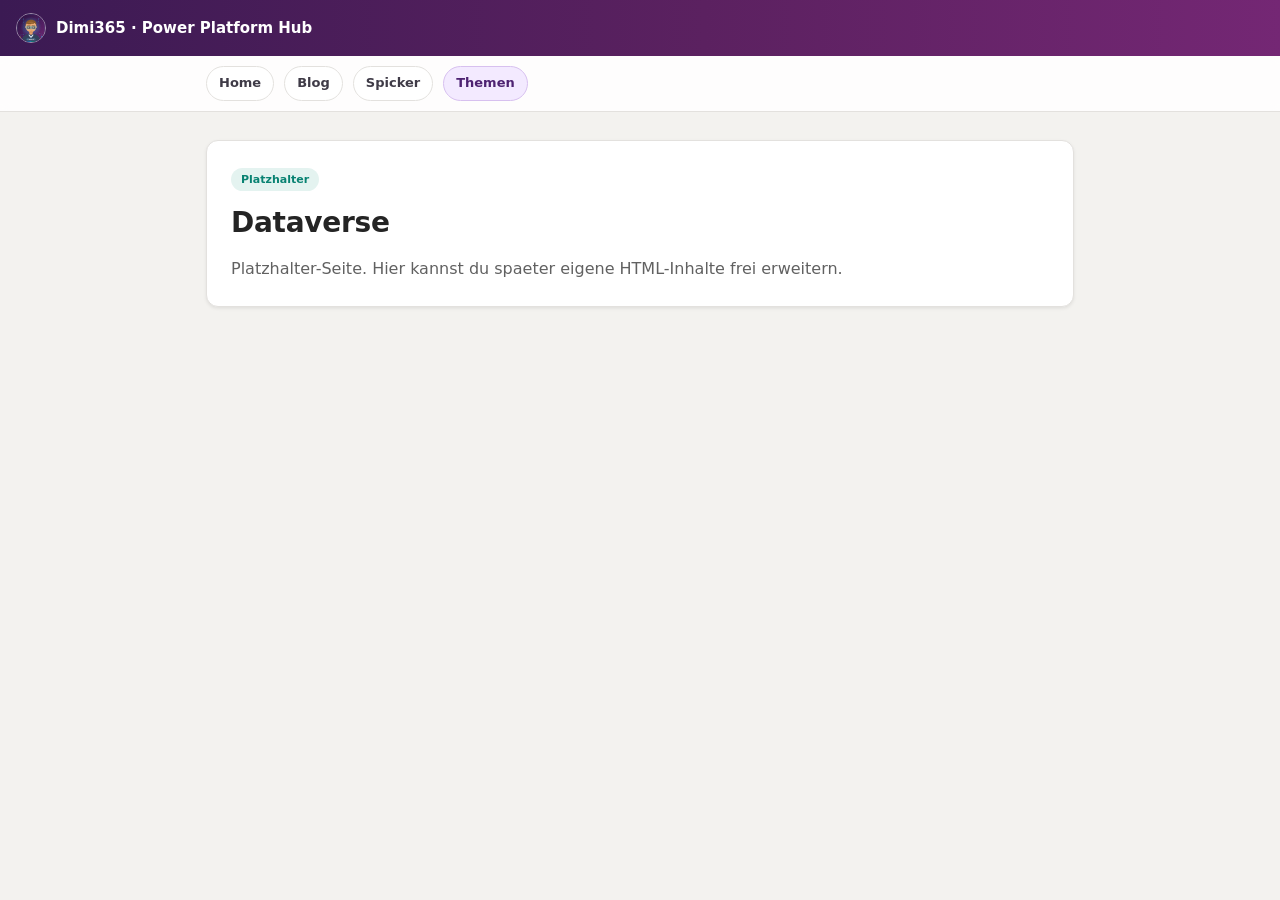
<file: webapp/themen/dataverse.html>
<!DOCTYPE html>
<html lang="de">
<head>
  <meta charset="UTF-8">
  <meta name="viewport" content="width=device-width, initial-scale=1.0">
  <title>Thema · Dataverse</title>
  <link rel="icon" type="image/svg+xml" href="../assets/img/avatar-digital.svg">
  <style>
    *{box-sizing:border-box;margin:0;padding:0}
    body{font-family:"Segoe UI Variable Text","Segoe UI",system-ui,sans-serif;background:#f3f2ef;color:#242424;line-height:1.6}
    a{text-decoration:none}
    .site-topbar{background:linear-gradient(90deg,#3b1a53 0%,#5b2160 55%,#742774 100%);color:#fff;height:56px;display:flex;align-items:center;padding:0 16px;position:sticky;top:0;z-index:10}
    .site-topbar .brand{display:flex;align-items:center;gap:10px;color:#fff;font-weight:620;font-size:15px}
    .site-topbar .brand img{width:30px;height:30px;border-radius:50%;border:1.5px solid rgba(255,255,255,.5)}
    .site-topnav{background:#ffffffd9;backdrop-filter:blur(5px);border-bottom:1px solid #e3e1de;position:sticky;top:56px;z-index:9}
    .site-topnav .wrap{max-width:900px;margin:0 auto;padding:10px 16px;display:flex;gap:10px;overflow:auto}
    .site-topnav a{font-size:13px;font-weight:600;color:#3f3b47;border:1px solid #e3e1de;background:#fff;border-radius:999px;padding:6px 12px;white-space:nowrap}
    .site-topnav a.active{background:#f3eaff;border-color:#d7c0ef;color:#4e2372}
    main{max-width:900px;margin:0 auto;padding:28px 16px 56px}
    .card{background:#fff;border:1px solid #e3e1de;border-radius:12px;padding:24px;box-shadow:0 1.6px 3.6px rgba(0,0,0,.08)}
    .badge{display:inline-block;font-size:11px;font-weight:600;color:#088272;background:#e4f3f0;border-radius:999px;padding:3px 10px;margin-bottom:10px}
    h1{font-size:28px;letter-spacing:-.01em}
    p{margin-top:10px;color:#616161}
    @media(max-width:640px){.site-topbar{height:auto;min-height:56px;padding:8px 12px}.site-topnav{top:72px}}
  </style>
</head>
<body>
  <header class="site-topbar">
    <a class="brand" href="../index.html" aria-label="Zur Startseite">
      <img src="../assets/img/avatar-digital.svg" alt="Dimi365 Avatar">
      Dimi365 · Power Platform Hub
    </a>
  </header>
  <nav class="site-topnav" aria-label="Hauptnavigation">
    <div class="wrap">
      <a href="../index.html">Home</a>
      <a href="../blog/index.html">Blog</a>
      <a href="../spicker/index.html">Spicker</a>
      <a class="active" href="power-automate.html">Themen</a>
    </div>
  </nav>
  <main>
    <div class="card">
      <span class="badge">Platzhalter</span>
      <h1>Dataverse</h1>
      <p>Platzhalter-Seite. Hier kannst du spaeter eigene HTML-Inhalte frei erweitern.</p>
    </div>
  </main>
</body>
</html>
</file>
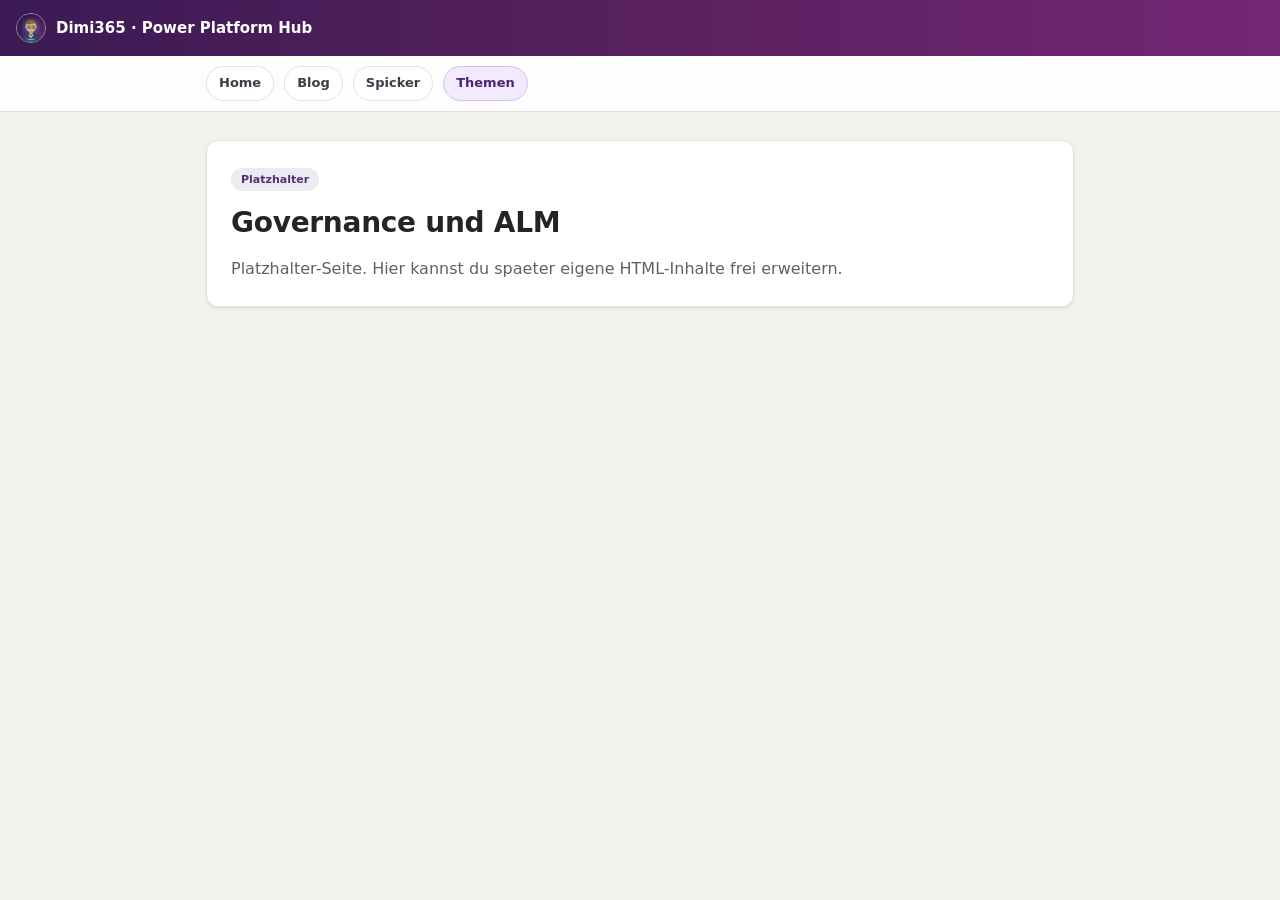
<file: webapp/themen/governance-alm.html>
<!DOCTYPE html>
<html lang="de">
<head>
  <meta charset="UTF-8">
  <meta name="viewport" content="width=device-width, initial-scale=1.0">
  <title>Thema · Governance und ALM</title>
  <link rel="icon" type="image/svg+xml" href="../assets/img/avatar-digital.svg">
  <style>
    *{box-sizing:border-box;margin:0;padding:0}
    body{font-family:"Segoe UI Variable Text","Segoe UI",system-ui,sans-serif;background:#f3f2ef;color:#242424;line-height:1.6}
    a{text-decoration:none}
    .site-topbar{background:linear-gradient(90deg,#3b1a53 0%,#5b2160 55%,#742774 100%);color:#fff;height:56px;display:flex;align-items:center;padding:0 16px;position:sticky;top:0;z-index:10}
    .site-topbar .brand{display:flex;align-items:center;gap:10px;color:#fff;font-weight:620;font-size:15px}
    .site-topbar .brand img{width:30px;height:30px;border-radius:50%;border:1.5px solid rgba(255,255,255,.5)}
    .site-topnav{background:#ffffffd9;backdrop-filter:blur(5px);border-bottom:1px solid #e3e1de;position:sticky;top:56px;z-index:9}
    .site-topnav .wrap{max-width:900px;margin:0 auto;padding:10px 16px;display:flex;gap:10px;overflow:auto}
    .site-topnav a{font-size:13px;font-weight:600;color:#3f3b47;border:1px solid #e3e1de;background:#fff;border-radius:999px;padding:6px 12px;white-space:nowrap}
    .site-topnav a.active{background:#f3eaff;border-color:#d7c0ef;color:#4e2372}
    main{max-width:900px;margin:0 auto;padding:28px 16px 56px}
    .card{background:#fff;border:1px solid #e3e1de;border-radius:12px;padding:24px;box-shadow:0 1.6px 3.6px rgba(0,0,0,.08)}
    .badge{display:inline-block;font-size:11px;font-weight:600;color:#4d346b;background:#edeaf2;border-radius:999px;padding:3px 10px;margin-bottom:10px}
    h1{font-size:28px;letter-spacing:-.01em}
    p{margin-top:10px;color:#616161}
    @media(max-width:640px){.site-topbar{height:auto;min-height:56px;padding:8px 12px}.site-topnav{top:72px}}
  </style>
</head>
<body>
  <header class="site-topbar">
    <a class="brand" href="../index.html" aria-label="Zur Startseite">
      <img src="../assets/img/avatar-digital.svg" alt="Dimi365 Avatar">
      Dimi365 · Power Platform Hub
    </a>
  </header>
  <nav class="site-topnav" aria-label="Hauptnavigation">
    <div class="wrap">
      <a href="../index.html">Home</a>
      <a href="../blog/index.html">Blog</a>
      <a href="../spicker/index.html">Spicker</a>
      <a class="active" href="power-automate.html">Themen</a>
    </div>
  </nav>
  <main>
    <div class="card">
      <span class="badge">Platzhalter</span>
      <h1>Governance und ALM</h1>
      <p>Platzhalter-Seite. Hier kannst du spaeter eigene HTML-Inhalte frei erweitern.</p>
    </div>
  </main>
</body>
</html>
</file>
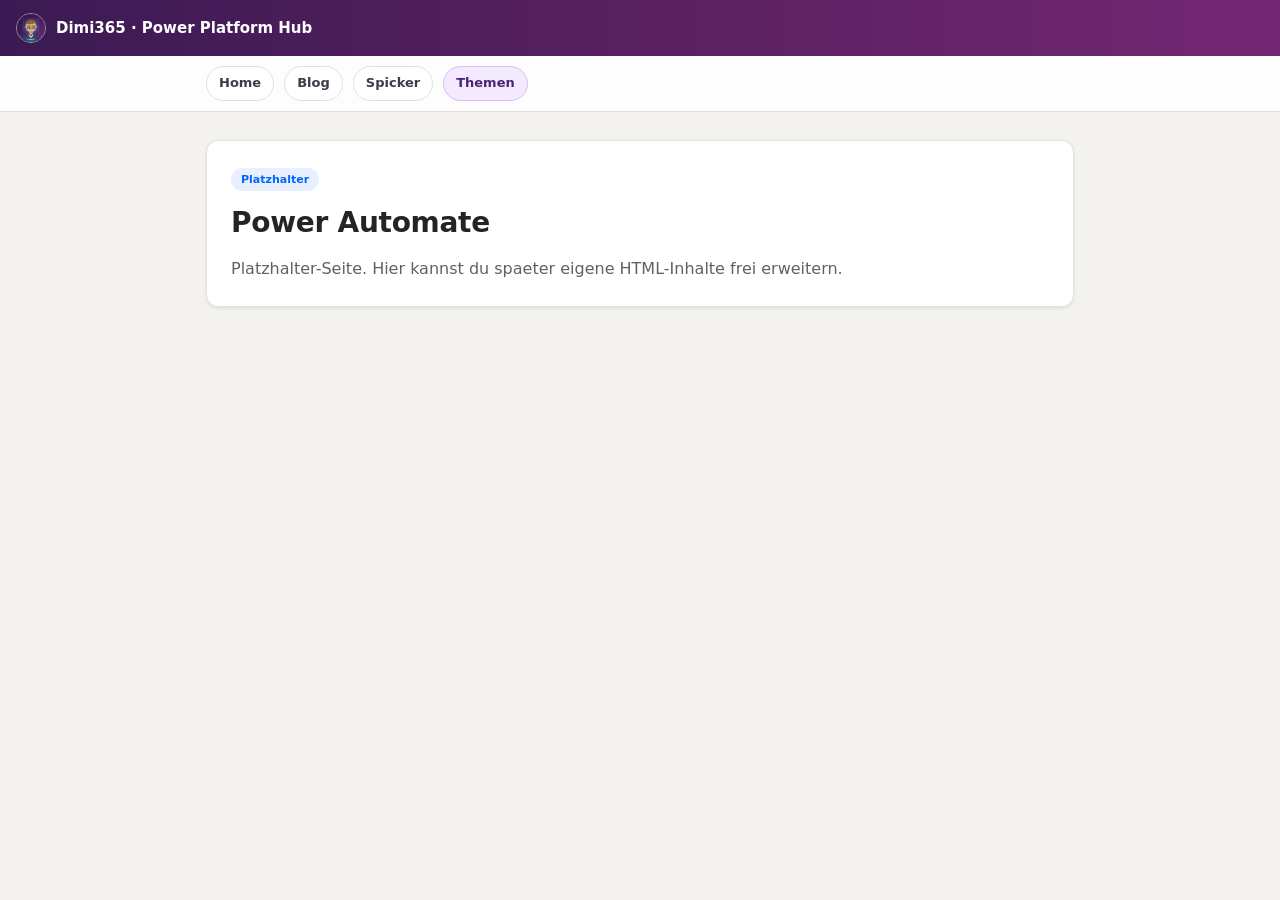
<file: webapp/themen/power-automate.html>
<!DOCTYPE html>
<html lang="de">
<head>
  <meta charset="UTF-8">
  <meta name="viewport" content="width=device-width, initial-scale=1.0">
  <title>Thema · Power Automate</title>
  <link rel="icon" type="image/svg+xml" href="../assets/img/avatar-digital.svg">
  <style>
    *{box-sizing:border-box;margin:0;padding:0}
    body{font-family:"Segoe UI Variable Text","Segoe UI",system-ui,sans-serif;background:#f3f2ef;color:#242424;line-height:1.6}
    a{text-decoration:none}
    .site-topbar{background:linear-gradient(90deg,#3b1a53 0%,#5b2160 55%,#742774 100%);color:#fff;height:56px;display:flex;align-items:center;padding:0 16px;position:sticky;top:0;z-index:10}
    .site-topbar .brand{display:flex;align-items:center;gap:10px;color:#fff;font-weight:620;font-size:15px}
    .site-topbar .brand img{width:30px;height:30px;border-radius:50%;border:1.5px solid rgba(255,255,255,.5)}
    .site-topnav{background:#ffffffd9;backdrop-filter:blur(5px);border-bottom:1px solid #e3e1de;position:sticky;top:56px;z-index:9}
    .site-topnav .wrap{max-width:900px;margin:0 auto;padding:10px 16px;display:flex;gap:10px;overflow:auto}
    .site-topnav a{font-size:13px;font-weight:600;color:#3f3b47;border:1px solid #e3e1de;background:#fff;border-radius:999px;padding:6px 12px;white-space:nowrap}
    .site-topnav a.active{background:#f3eaff;border-color:#d7c0ef;color:#4e2372}
    main{max-width:900px;margin:0 auto;padding:28px 16px 56px}
    .card{background:#fff;border:1px solid #e3e1de;border-radius:12px;padding:24px;box-shadow:0 1.6px 3.6px rgba(0,0,0,.08)}
    .badge{display:inline-block;font-size:11px;font-weight:600;color:#0066ff;background:#e8f0ff;border-radius:999px;padding:3px 10px;margin-bottom:10px}
    h1{font-size:28px;letter-spacing:-.01em}
    p{margin-top:10px;color:#616161}
    @media(max-width:640px){.site-topbar{height:auto;min-height:56px;padding:8px 12px}.site-topnav{top:72px}}
  </style>
</head>
<body>
  <header class="site-topbar">
    <a class="brand" href="../index.html" aria-label="Zur Startseite">
      <img src="../assets/img/avatar-digital.svg" alt="Dimi365 Avatar">
      Dimi365 · Power Platform Hub
    </a>
  </header>
  <nav class="site-topnav" aria-label="Hauptnavigation">
    <div class="wrap">
      <a href="../index.html">Home</a>
      <a href="../blog/index.html">Blog</a>
      <a href="../spicker/index.html">Spicker</a>
      <a class="active" href="power-automate.html">Themen</a>
    </div>
  </nav>
  <main>
    <div class="card">
      <span class="badge">Platzhalter</span>
      <h1>Power Automate</h1>
      <p>Platzhalter-Seite. Hier kannst du spaeter eigene HTML-Inhalte frei erweitern.</p>
    </div>
  </main>
</body>
</html>
</file>
<file: webapp/css/styles.css>
/* ==========================================================================
   Microsoft 365 Agent-Spicker – Stylesheet (Fluent 2 inspired)
   ========================================================================== */

:root {
  --brand:      #0F6CBD;  /* Fluent 2 brand */
  --brand-dark: #115EA3;
  --brand-2:    #2899F5;
  --ink:        #242424;
  --ink-soft:   #616161;
  --line:       #E1DFDD;
  --zebra:      #F5F9FD;
  --bg:         #FAF9F8;
  --pill-bg:    #EFF6FC;
  --pill-ink:   #0F548C;
  --pill-line:  #CBE3F7;
  --warn-bg:    #FFF4CE;
  --warn-ink:   #7A4D05;
}

* { box-sizing: border-box; }

html, body {
  margin: 0;
  padding: 0;
  background: var(--bg);
  color: var(--ink);
  font-family: "Segoe UI", "Segoe UI Web (West European)", -apple-system,
               BlinkMacSystemFont, Roboto, "Helvetica Neue", sans-serif;
  -webkit-font-smoothing: antialiased;
  font-size: 13px;
  line-height: 1.45;
}

/* ---------- Card / page ---------- */
.page {
  max-width: 1080px;
  margin: 24px auto;
  background: #FFFFFF;
  border: 1px solid var(--line);
  border-radius: 12px;
  box-shadow: 0 1.6px 3.6px rgba(0, 0, 0, .10), 0 0.3px 0.9px rgba(0, 0, 0, .07);
  overflow: hidden;
}

/* ---------- Header ---------- */
header {
  background: linear-gradient(135deg, var(--brand-dark) 0%, var(--brand) 55%, var(--brand-2) 100%);
  color: #fff;
  padding: 22px 32px;
  display: flex;
  align-items: center;
  gap: 16px;
}
.logo {
  width: 34px;
  height: 34px;
  display: grid;
  grid-template-columns: 1fr 1fr;
  grid-template-rows: 1fr 1fr;
  gap: 3px;
  flex: none;
}
.logo span { border-radius: 2px; }
.logo span:nth-child(1) { background: #F25022; }
.logo span:nth-child(2) { background: #7FBA00; }
.logo span:nth-child(3) { background: #00A4EF; }
.logo span:nth-child(4) { background: #FFB900; }
header h1 {
  margin: 0;
  font-size: 20px;
  font-weight: 600;
  letter-spacing: .2px;
}
header p {
  margin: 2px 0 0;
  font-size: 12.5px;
  opacity: .92;
  font-weight: 400;
}

/* ---------- Table ---------- */
.table-wrap { padding: 20px 24px 8px; overflow-x: auto; -webkit-overflow-scrolling: touch; }

table {
  width: 100%;
  border-collapse: separate;
  border-spacing: 0;
  font-size: 11.6px;
}
thead th {
  background: var(--brand);
  color: #fff;
  text-align: left;
  font-weight: 600;
  font-size: 11px;
  text-transform: uppercase;
  letter-spacing: .4px;
  padding: 9px 12px;
  position: sticky;
  top: 0;
}
thead th:first-child { border-top-left-radius: 8px; }
thead th:last-child  { border-top-right-radius: 8px; }

tbody td {
  padding: 9px 12px;
  border-bottom: 1px solid var(--line);
  vertical-align: top;
}
tbody tr:nth-child(even) td { background: var(--zebra); }
tbody tr:hover td { background: #EAF3FB; }

td.usecase { font-weight: 600; color: var(--ink); width: 27%; }
td.lic     { color: var(--ink-soft); width: 20%; min-width: 170px; font-size: 11px; line-height: 1.5; }
td.hint    { color: var(--ink-soft); width: 33%; }

/* ---------- End-user license badges ---------- */
.license-badge {
  display: inline-block;
  border-radius: 999px;
  padding: 3px 10px;
  margin-bottom: 5px;
  font-size: 10.5px;
  font-weight: 700;
  white-space: nowrap;
}
.license-free    { background: #E6F4EA; border: 1px solid #BFE3C8; color: #1E6B34; }
.license-choice  { background: #EFF6FC; border: 1px solid #CBE3F7; color: #1B4C7A; }
.license-credits { background: #FFF4CE; border: 1px solid #F0DD9A; color: #7A5B00; }
.license-required{ background: #FDE7EF; border: 1px solid #F5B8CD; color: #8A1C45; }
.license-external{ background: #F1F0EE; border: 1px solid #DEDCD8; color: #555; }

/* ---------- Tool badge (pill) ---------- */
.pill {
  display: inline-block;
  background: var(--pill-bg);
  color: var(--pill-ink);
  border: 1px solid var(--pill-line);
  border-radius: 999px;
  padding: 2px 9px;
  font-size: 10.8px;
  font-weight: 600;
  line-height: 1.5;
  white-space: nowrap;
}
.pill.multi { white-space: normal; border-radius: 10px; }

/* ---------- Inline note / correction ---------- */
.tag {
  display: inline-block;
  background: var(--warn-bg);
  color: var(--warn-ink);
  border-radius: 4px;
  padding: 0 5px;
  font-weight: 600;
  font-size: 10.5px;
}
.correction { color: var(--brand-dark); font-weight: 600; }

/* ---------- Footer ---------- */
footer {
  padding: 12px 32px 22px;
  color: var(--ink-soft);
  font-size: 10.5px;
  border-top: 1px solid var(--line);
  display: flex;
  justify-content: space-between;
  flex-wrap: wrap;
  gap: 8px;
}
footer a { color: var(--brand); text-decoration: none; }
.legend { display: flex; gap: 14px; flex-wrap: wrap; align-items: center; }
.legend span { display: inline-flex; align-items: center; gap: 5px; }
.dot { width: 9px; height: 9px; border-radius: 3px; display: inline-block; }

/* ---------- Mobile (stacked cards instead of wide table) ---------- */
@media (max-width: 820px) {
  .page { margin: 12px; border-radius: 10px; }
  header { padding: 16px 18px; gap: 12px; }
  header h1 { font-size: 18px; }
  .table-wrap { padding: 12px 12px 4px; }

  table { font-size: 13px; }
  thead { display: none; }
  tbody, tbody tr, tbody td { display: block; width: 100%; }

  tbody tr {
    border: 1px solid var(--line);
    border-radius: 10px;
    margin-bottom: 12px;
    padding: 6px 12px 10px;
    background: #fff;
    box-shadow: 0 1px 2px rgba(0,0,0,.05);
  }
  tbody tr:hover td { background: transparent; }
  tbody tr:nth-child(even) td { background: transparent; }

  tbody td {
    border: none;
    padding: 8px 0;
    width: 100% !important;
    border-bottom: 1px solid var(--line);
  }
  tbody td:last-child { border-bottom: none; }

  tbody td::before {
    content: attr(data-label);
    display: block;
    font-size: 10px;
    text-transform: uppercase;
    letter-spacing: .4px;
    color: var(--brand);
    font-weight: 700;
    margin-bottom: 4px;
  }
  td.usecase::before { content: "Use Case"; }
  td:nth-of-type(2)::before { content: "Empfohlenes Werkzeug"; }
  td.lic::before { content: "End-User-Lizenz"; }
  td.hint::before { content: "Hinweis"; }

  td.usecase { width: 100% !important; font-size: 14px; }
  td.hint { width: 100% !important; }
  .pill { white-space: normal; }

  footer { padding: 12px 18px 20px; }
}

/* ---------- Print (A4 landscape) ---------- */
@media print {
  html, body { background: #fff; font-size: 10px; }
  .page {
    margin: 0;
    border: none;
    box-shadow: none;
    border-radius: 0;
    max-width: none;
  }
  thead th,
  tbody tr:nth-child(even) td,
  header {
    -webkit-print-color-adjust: exact;
    print-color-adjust: exact;
  }
  @page { size: A4 landscape; margin: 8mm; }
  tr { page-break-inside: avoid; }
}
</file>
